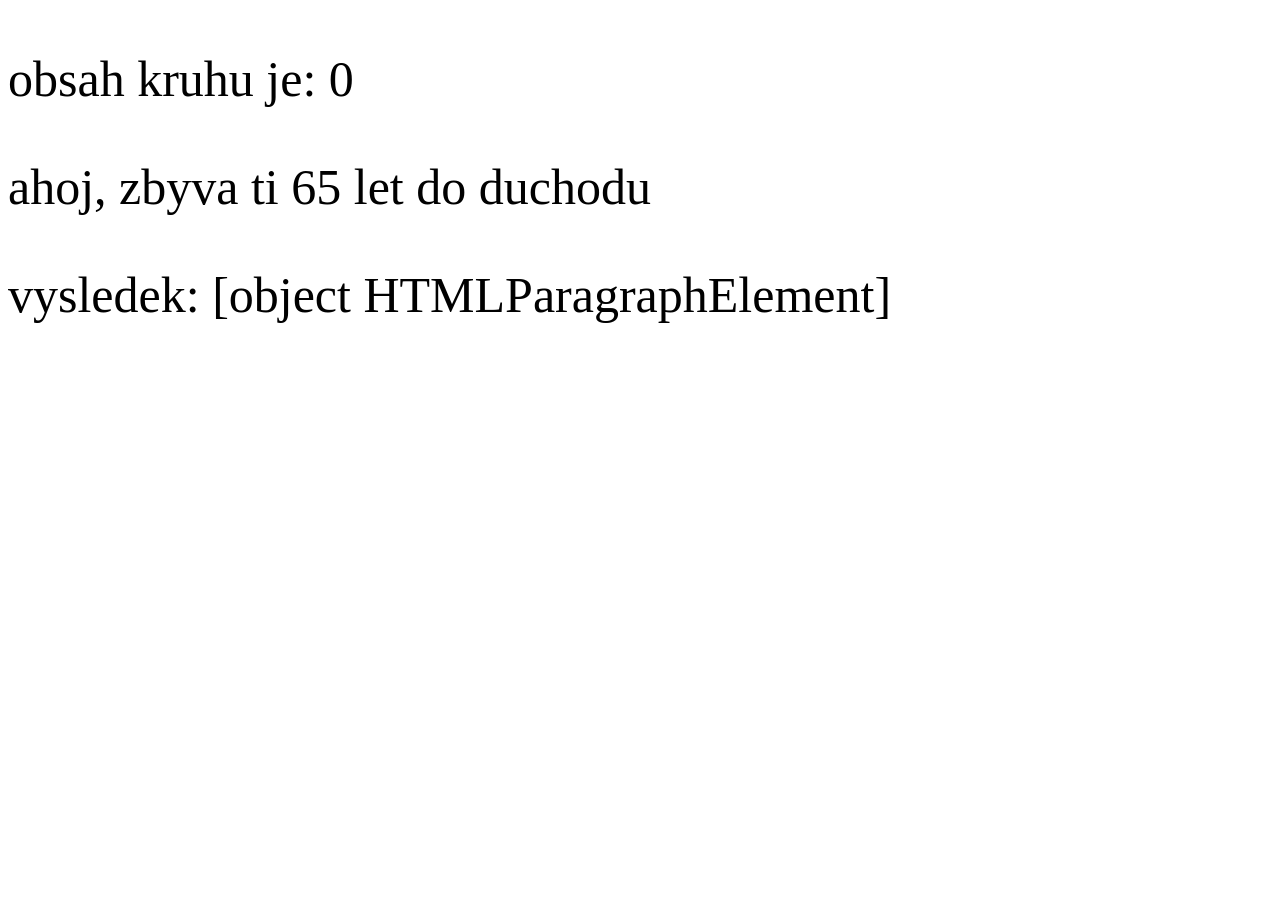
<file: index.html>
<!DOCTYPE html>
<html lang="cs">
<head>
    <meta charset="UTF-8">
    <meta name="viewport" content="width=device-width, initial-scale=1.0">
    <title>Java skript</title>
    <style>
        p {
            font-size: 50px;
        }
    </style>
</head>
<body>
    <p id="vystup"></p>
    <p id = zbyva> </p>
    <p id="vysledek1"></p>
    <script>
        let cislo = Number(prompt("zadej mi polomer: "));
        let pi = 3.14;
        let polomer = cislo * cislo;
        let obsah = pi * polomer;
        document.getElementById("vystup").innerHTML = "obsah kruhu je: " + obsah;
        
        let vek = Number(prompt("zadej mi kolik ti je: "));
        let duchod = 65 - vek;
        document.getElementById("zbyva").innerHTML = "ahoj, zbyva ti " + duchod + " let do duchodu";

        let kalkulacka1 = Number(prompt("zadej 1. cislo: "));
        let znamenko = prompt("zadej znamemko: ");
        let kalkulacka2 = Number(prompt("zadej 2. cislo: "));

        if( znamenko == "+") {
            vysledek = kalkulacka1 + kalkulacka2
        };
        
        if( znamenko == "-") {
            vysledek = kalkulacka1 - kalkulacka2
        };

        if( znamenko == "*") {
            vysledek = kalkulacka1 * kalkulacka2
        };

        if( znamenko == "/") {
            vysledek = kalkulacka1 / kalkulacka2
        };
        document.getElementById("vysledek1").innerHTML = "vysledek: " + vystup;




    </script>


</body>
</html>
</file>
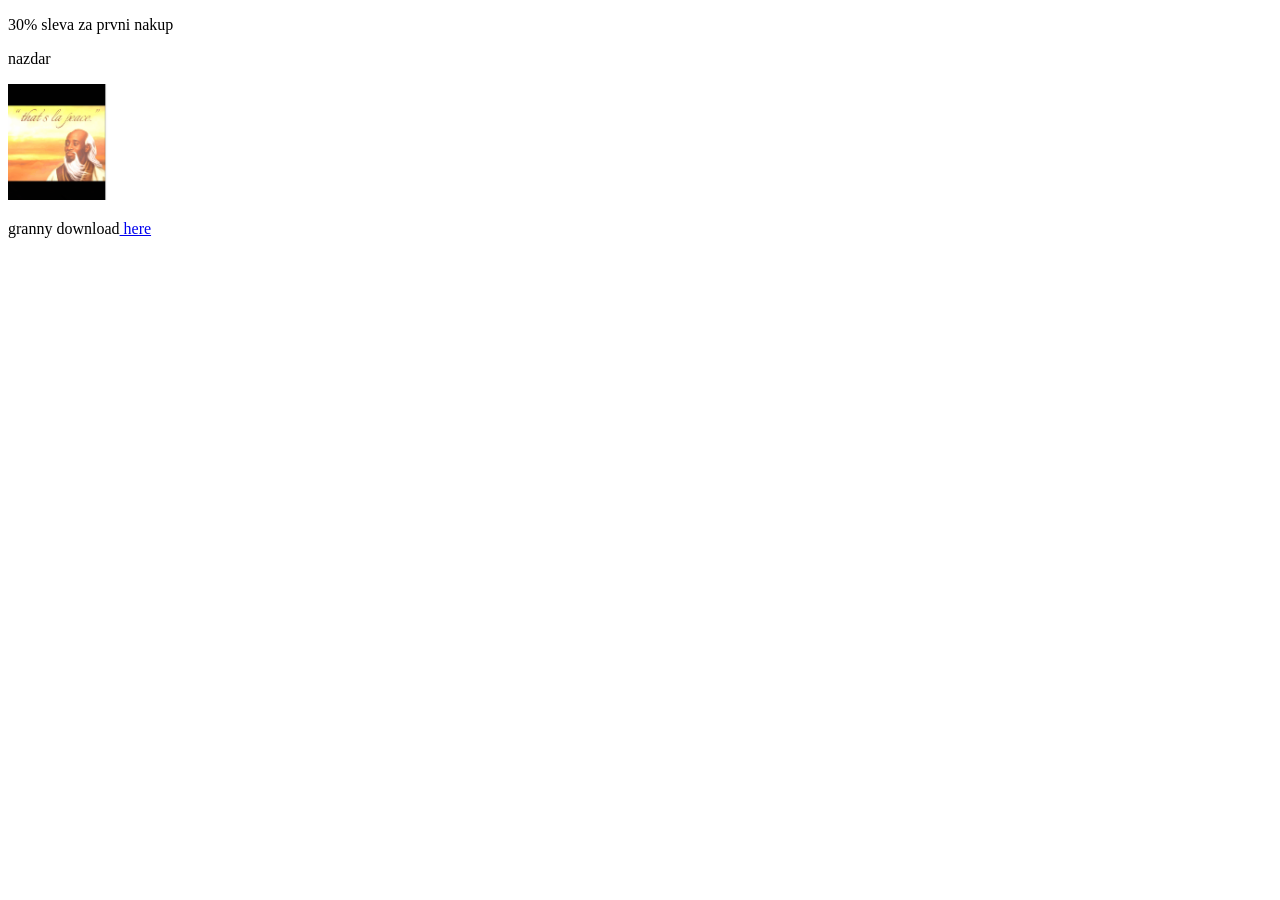
<file: 0. ukazky_kodu_kb1/index.html>
<!DOCTYPE html>
<html lang="cs">
    <head>
        <meta charset="UTf-8">
        <title>bui vecerka</title>
    </head>
    <body>
        <p>30% sleva za prvni nakup</p>
        <p> nazdar</p>
        <img src="img/la-peace.gif"
            width="100px"
            alt="kaicenat la peace">
        <p> granny download<a href="https://github.com/PhongATD/kb3_prog"> here </a></p> 
    </body>
</html>
</file>
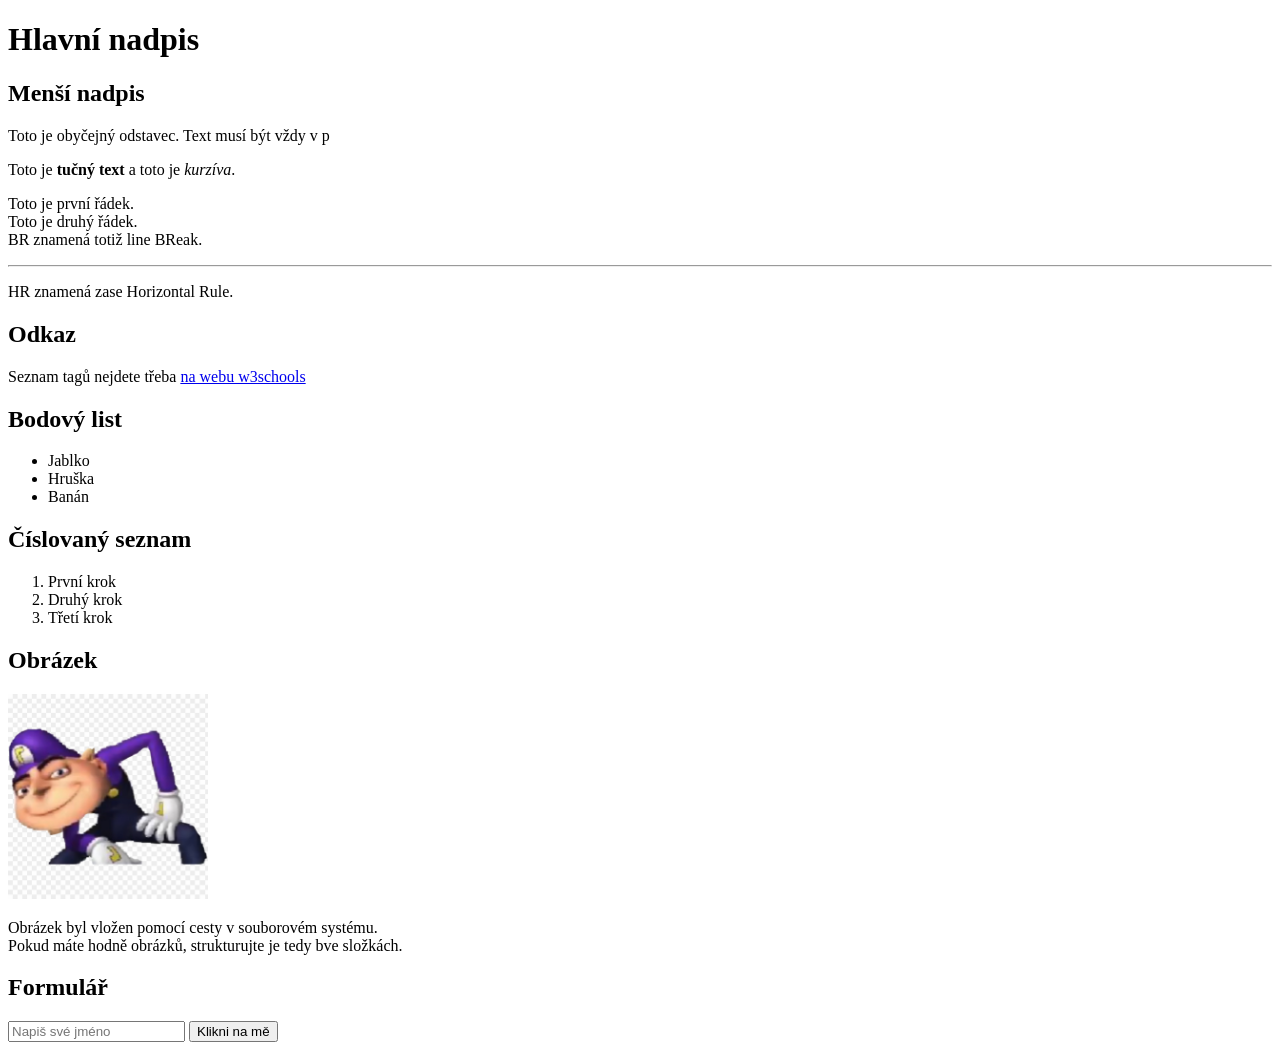
<file: 1. staticky_web/1.1. jednoduche_tagy/index.html>
<!DOCTYPE html>
<html>
<head>
    <title>Moje první stránka</title>
</head>

<body>

    <h1>Hlavní nadpis</h1>
    <h2>Menší nadpis</h2>

    <p>Toto je obyčejný odstavec. Text musí být vždy v p</p>
	
	
	<!-- komentář není na stránce vidět-->
	<!-- smrdíš -->
    <p>
        Toto je <b>tučný text</b>
        a toto je <i>kurzíva</i>.
    </p>

    <p>
        Toto je první řádek.<br>
        Toto je druhý řádek.<br>
		BR znamená totiž line BReak.
    </p>

    <hr>
	
	<p>HR znamená zase Horizontal Rule.</p>

    <h2>Odkaz</h2>

    <p> Seznam tagů nejdete třeba <a href="https://www.w3schools.com/TAGS/default.asp">na webu w3schools</a></p>

    <h2>Bodový list</h2>


    <ul>
        <li>Jablko</li>
        <li>Hruška</li>
        <li>Banán</li>
    </ul>

    <h2>Číslovaný seznam</h2>

    <ol>
        <li>První krok</li>
        <li>Druhý krok</li>
        <li>Třetí krok</li>
    </ol>

    
    <h2>Obrázek</h2>

    <img src="wagruigy.png" width="200px" alt="Ukázkový obrázek">
	<p>Obrázek byl vložen pomocí cesty v souborovém systému. <br> Pokud máte hodně obrázků, strukturujte je tedy bve složkách.</p>


    <h2>Formulář</h2>

    <input type="text" placeholder="Napiš své jméno">

    <button>Klikni na mě</button>

</body>
</html>
</file>
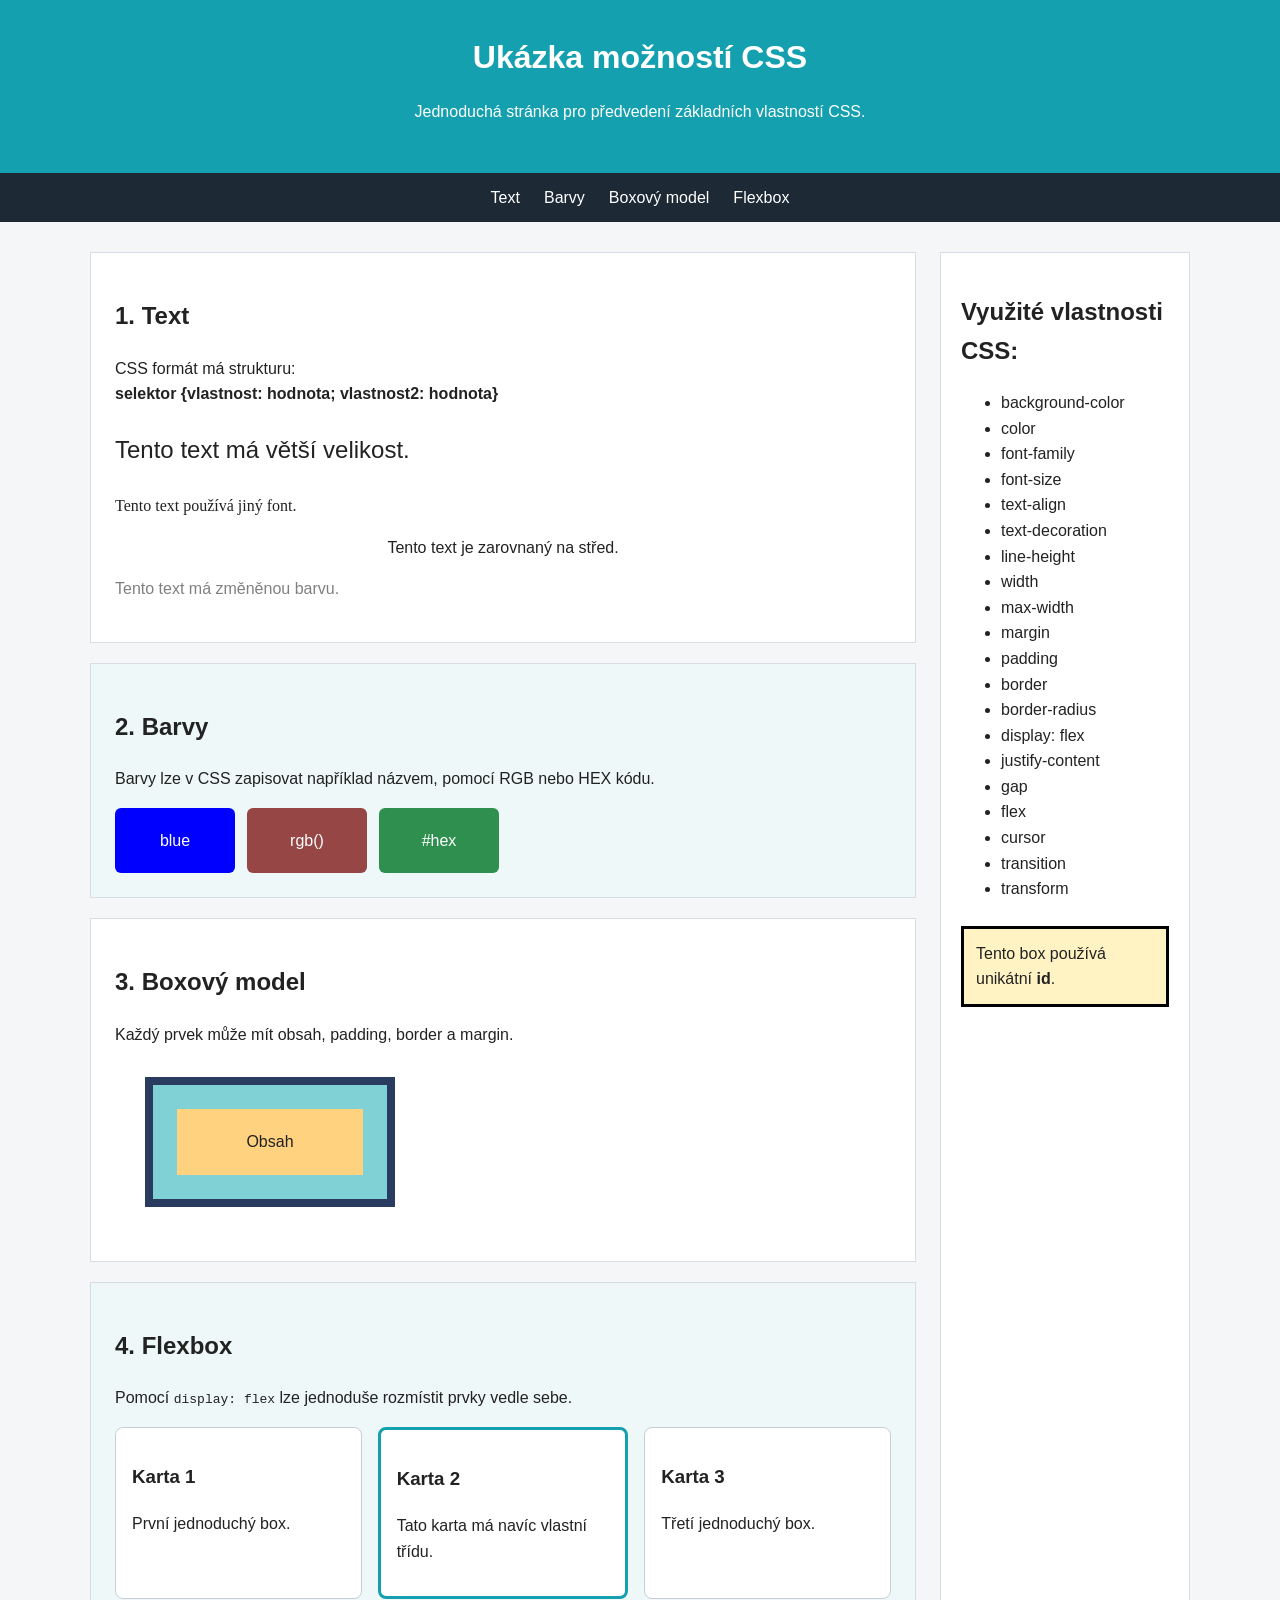
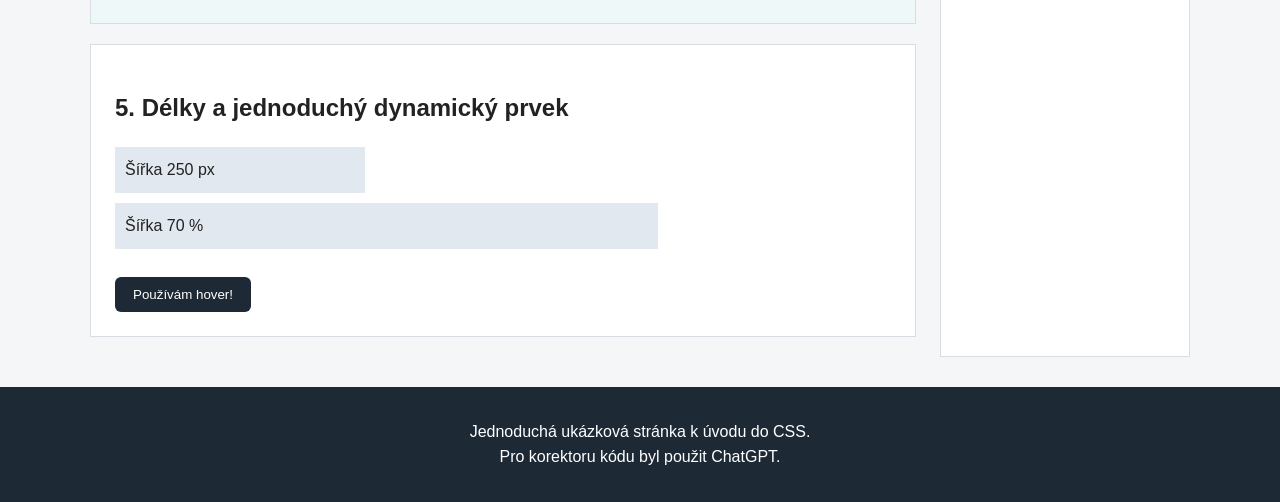
<file: 1. staticky_web/1.2 vyuziti_css/index.html>
<!doctype html>
<html lang="cs">
<head>
    <meta charset="utf-8">
    <meta name="viewport" content="width=device-width, initial-scale=1">
    <title>Ukázka CSS</title>
    <link rel="stylesheet" href="styles.css">
</head>
<body>

    <header class="site-header">
        <h1>Ukázka možností CSS</h1>
        <p>Jednoduchá stránka pro předvedení základních vlastností CSS.</p>
    </header>

    <nav class="navigation">
        <a href="#text">Text</a>
        <a href="#colors">Barvy</a>
        <a href="#box-model">Boxový model</a>
        <a href="#flexbox">Flexbox</a>
    </nav>

    <div class="page-layout">
        <main>
            <section id="text" class="section">
                <h2>1. Text</h2>
                <p>CSS formát má strukturu: <br><b> selektor   {vlastnost: hodnota; vlastnost2: hodnota}</b></p>
                <p class="large-text">Tento text má větší velikost.</p>
                <p class="different-font">Tento text používá jiný font.</p>
                <p class="centered-text">Tento text je zarovnaný na střed.</p>
                <p class="muted-text">Tento text má změněnou barvu.</p>
            </section>

            <section id="colors" class="section alternate">
                <h2>2. Barvy</h2>
                <p>Barvy lze v CSS zapisovat například názvem, pomocí RGB nebo HEX kódu.</p>

                <div class="color-row">
                    <div class="color-box color-name">blue</div>
                    <div class="color-box color-rgb">rgb()</div>
                    <div class="color-box color-hex">#hex</div>
                </div>
            </section>

            <section id="box-model" class="section">
                <h2>3. Boxový model</h2>
                <p>Každý prvek může mít obsah, padding, border a margin.</p>

                <div class="box-example">
                    <div class="box-content">Obsah</div>
                </div>
            </section>

            <section id="flexbox" class="section alternate">
                <h2>4. Flexbox</h2>
                <p>Pomocí <code>display: flex</code> lze jednoduše rozmístit prvky vedle sebe.</p>

                <div class="cards">
                    <article class="card">
                        <h3>Karta 1</h3>
                        <p>První jednoduchý box.</p>
                    </article>

                    <article class="card featured-card">
                        <h3>Karta 2</h3>
                        <p>Tato karta má navíc vlastní třídu.</p>
                    </article>

                    <article class="card">
                        <h3>Karta 3</h3>
                        <p>Třetí jednoduchý box.</p>
                    </article>
                </div>
            </section>

            <section class="section">
                <h2>5. Délky a jednoduchý dynamický prvek</h2>

                <div class="fixed-width">Šířka 250 px</div>
                <div class="relative-width">Šířka 70 %</div>

                <button class="demo-button">Používám hover!</button>
            </section>
        </main>

        <aside class="sidebar">
            <h2>Využité vlastnosti CSS:</h2>

            <ul>
                <li>background-color</li>
                <li>color</li>
                <li>font-family</li>
                <li>font-size</li>
                <li>text-align</li>
                <li>text-decoration</li>
                <li>line-height</li>
                <li>width</li>
                <li>max-width</li>
                <li>margin</li>
                <li>padding</li>
                <li>border</li>
                <li>border-radius</li>
                <li>display: flex</li>
                <li>justify-content</li>
                <li>gap</li>
                <li>flex</li>
                <li>cursor</li>
                <li>transition</li>
                <li>transform</li>
            </ul>

            <p id="unique-note">
                Tento box používá unikátní <strong>id</strong>.
            </p>
        </aside>
    </div>

    <footer class="site-footer">
        <p>Jednoduchá ukázková stránka k úvodu do CSS.<br> Pro korektoru kódu byl použit ChatGPT.</p>
    </footer>

</body>
</html>
</file>
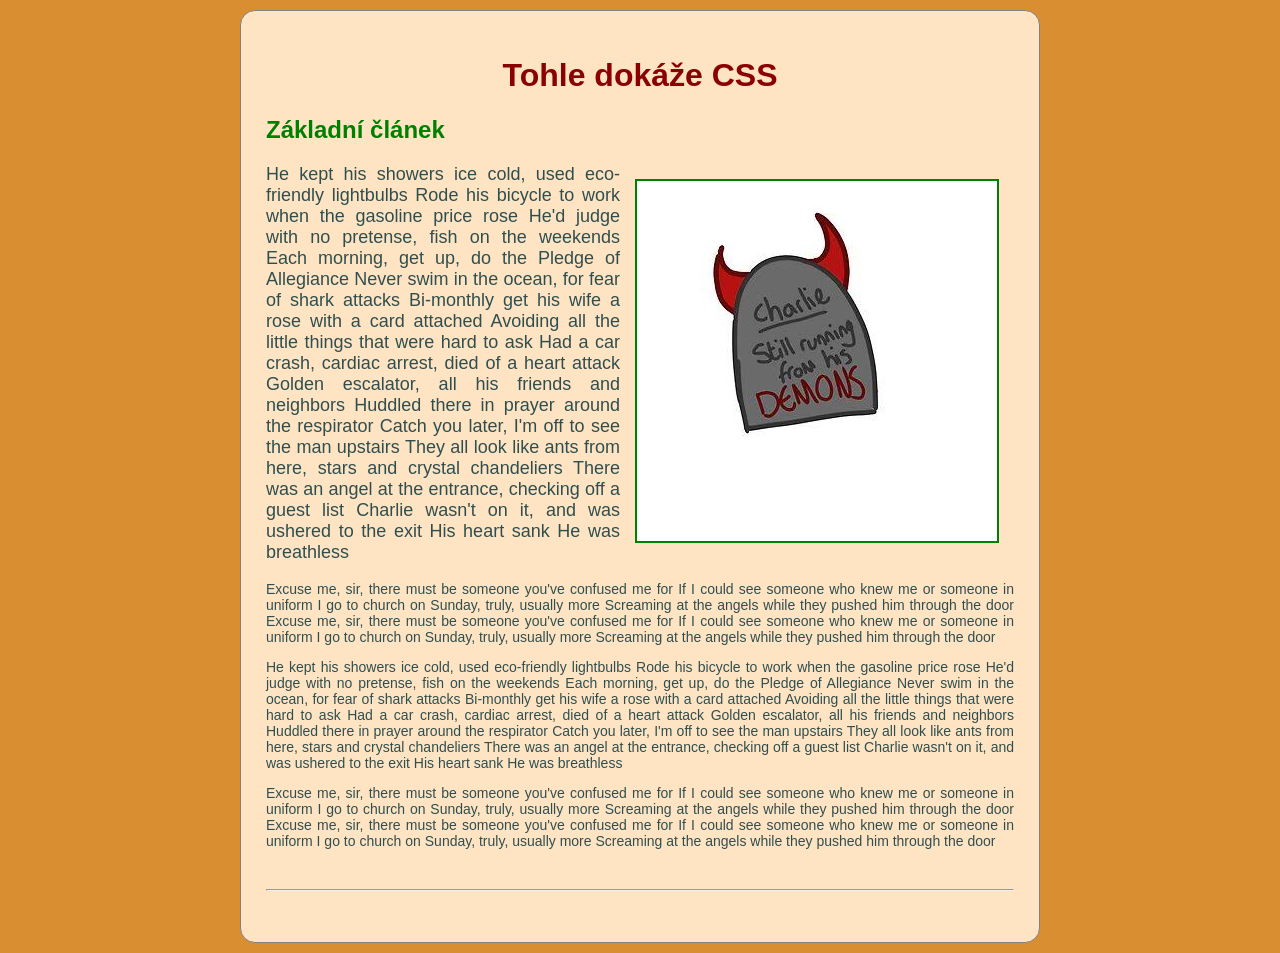
<file: 1. staticky_web/1.3 css_z_hodin/index.html>
<!DOCTYPE html>
<html lang="cs">
<head>
    <meta charset="UTF-8">
    <meta name="viewport" content="width=device-width, initial-scale=1.0">
    <title>Moje první CSS!</title>
    <link rel="stylesheet" href="styles.css">
</head>
<body>
    <div>
    <h1>Tohle dokáže CSS</h1>
    <h2>Základní článek</h2>
    <img src="charlie.jpg" alt="Charlie´s inferno">

    <p style="font-size:18px">He kept his showers ice cold, used eco-friendly lightbulbs
Rode his bicycle to work when the gasoline price rose
He'd judge with no pretense, fish on the weekends
Each morning, get up, do the Pledge of Allegiance
Never swim in the ocean, for fear of shark attacks
Bi-monthly get his wife a rose with a card attached
Avoiding all the little things that were hard to ask
Had a car crash, cardiac arrest, died of a heart attack
Golden escalator, all his friends and neighbors
Huddled there in prayer around the respirator
Catch you later, I'm off to see the man upstairs
They all look like ants from here, stars and crystal chandeliers
There was an angel at the entrance, checking off a guest list
Charlie wasn't on it, and was ushered to the exit
His heart sank
He was breathless</p>

    <p>Excuse me, sir, there must be someone you've confused me for
If I could see someone who knew me or someone in uniform
I go to church on Sunday, truly, usually more
Screaming at the angels while they pushed him through the door
Excuse me, sir, there must be someone you've confused me for
If I could see someone who knew me or someone in uniform
I go to church on Sunday, truly, usually more
Screaming at the angels while they pushed him through the door</p>


    <p>He kept his showers ice cold, used eco-friendly lightbulbs
Rode his bicycle to work when the gasoline price rose
He'd judge with no pretense, fish on the weekends
Each morning, get up, do the Pledge of Allegiance
Never swim in the ocean, for fear of shark attacks
Bi-monthly get his wife a rose with a card attached
Avoiding all the little things that were hard to ask
Had a car crash, cardiac arrest, died of a heart attack
Golden escalator, all his friends and neighbors
Huddled there in prayer around the respirator
Catch you later, I'm off to see the man upstairs
They all look like ants from here, stars and crystal chandeliers
There was an angel at the entrance, checking off a guest list
Charlie wasn't on it, and was ushered to the exit
His heart sank
He was breathless</p>

    <p>Excuse me, sir, there must be someone you've confused me for
If I could see someone who knew me or someone in uniform
I go to church on Sunday, truly, usually more
Screaming at the angels while they pushed him through the door
Excuse me, sir, there must be someone you've confused me for
If I could see someone who knew me or someone in uniform
I go to church on Sunday, truly, usually more
Screaming at the angels while they pushed him through the door</p>
<br>
<hr>
<br>
</div>
</body>
</html>
</file>
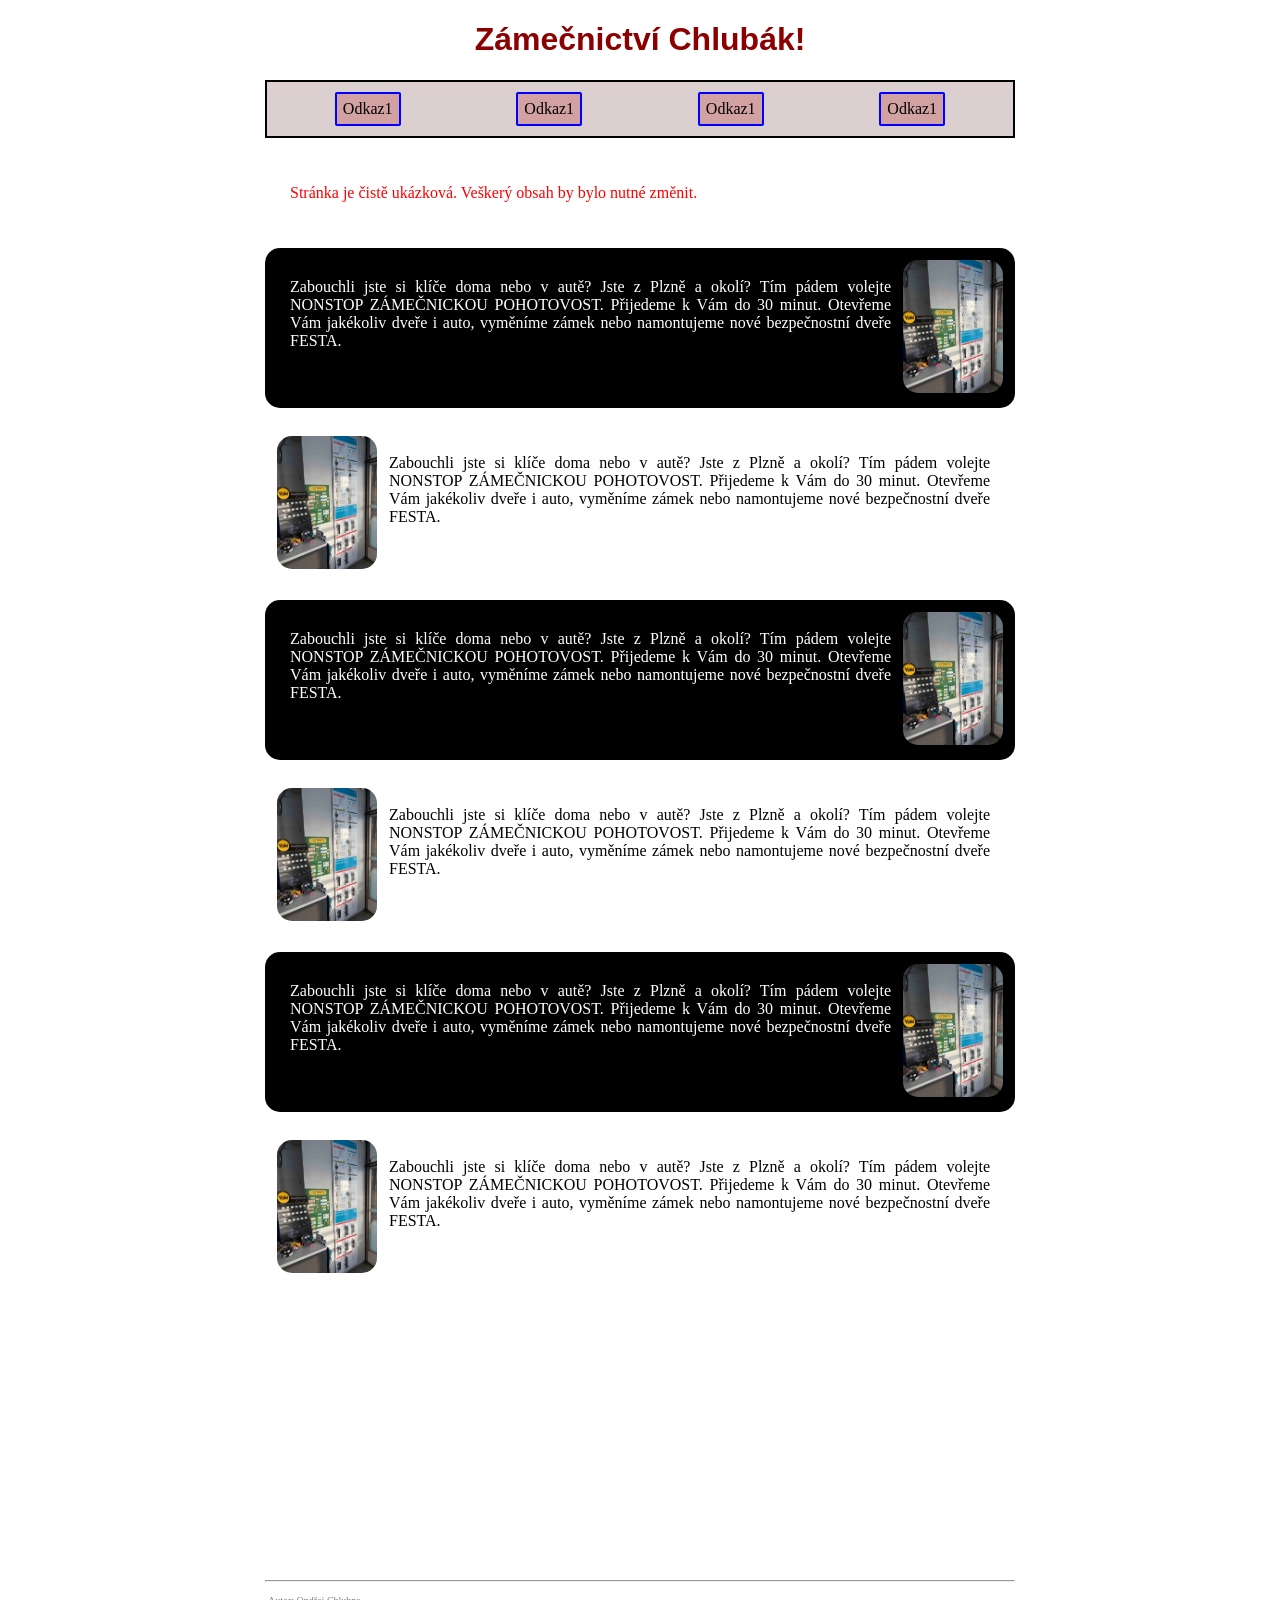
<file: 1. staticky_web/1.4 zamecnictvi_z_hodin/index.html>
<!DOCTYPE html>
<html lang="cs">
<head>
    <meta charset="UTF-8">
    <meta name="viewport" content="width=device-width, initial-scale=1.0">
    <title>Zámečnictví Chlubák!</title>
    <link rel="stylesheet" href="styles.css">
    <link rel="icon" href="favicon.png">
    <meta name="referrer" content="strict-origin-when-cross-origin">
</head>
<body>
    <h1 id="nazev">Zámečnictví Chlubák!</h1>
    <div id="nav">
        <a  href="index.html">Odkaz1</a>
        <a  href="index.html">Odkaz1</a>
        <a  href="index.html">Odkaz1</a>
        <a  href="index.html">Odkaz1</a>
    </div>
    <!-- Stránka je čistě ukázková. Veškerý obsah by bylo nutné změnit. --> 
    <p style="color:red;">Stránka je čistě ukázková. Veškerý obsah by bylo nutné změnit.</p>

    <div class="cerny">
        <img class="vpravo" src="zamek.webp" alt="fotka zamecnictvi">
        <p>Zabouchli jste si klíče doma nebo v autě? Jste z Plzně a okolí? Tím pádem volejte NONSTOP ZÁMEČNICKOU POHOTOVOST. Přijedeme k Vám do 30 minut. Otevřeme Vám jakékoliv dveře i auto, vyměníme zámek nebo namontujeme nové bezpečnostní dveře FESTA.</p>
    </div>

    <div class="bily">
        <img class="vlevo" src="zamek.webp" alt="fotka zamecnictvi">
        <p>Zabouchli jste si klíče doma nebo v autě? Jste z Plzně a okolí? Tím pádem volejte NONSTOP ZÁMEČNICKOU POHOTOVOST. Přijedeme k Vám do 30 minut. Otevřeme Vám jakékoliv dveře i auto, vyměníme zámek nebo namontujeme nové bezpečnostní dveře FESTA.</p>
    </div>  

    <div class="cerny">
        <img class="vpravo" src="zamek.webp" alt="fotka zamecnictvi">
        <p>Zabouchli jste si klíče doma nebo v autě? Jste z Plzně a okolí? Tím pádem volejte NONSTOP ZÁMEČNICKOU POHOTOVOST. Přijedeme k Vám do 30 minut. Otevřeme Vám jakékoliv dveře i auto, vyměníme zámek nebo namontujeme nové bezpečnostní dveře FESTA.</p>
    </div>

    <div class="bily">
        <img class="vlevo" src="zamek.webp" alt="fotka zamecnictvi">
        <p>Zabouchli jste si klíče doma nebo v autě? Jste z Plzně a okolí? Tím pádem volejte NONSTOP ZÁMEČNICKOU POHOTOVOST. Přijedeme k Vám do 30 minut. Otevřeme Vám jakékoliv dveře i auto, vyměníme zámek nebo namontujeme nové bezpečnostní dveře FESTA.</p>
    </div>  

    <div class="cerny">
        <img class="vpravo" src="zamek.webp" alt="fotka zamecnictvi">
        <p>Zabouchli jste si klíče doma nebo v autě? Jste z Plzně a okolí? Tím pádem volejte NONSTOP ZÁMEČNICKOU POHOTOVOST. Přijedeme k Vám do 30 minut. Otevřeme Vám jakékoliv dveře i auto, vyměníme zámek nebo namontujeme nové bezpečnostní dveře FESTA.</p>
    </div>

    <div class="bily">
        <img class="vlevo" src="zamek.webp" alt="fotka zamecnictvi">
        <p>Zabouchli jste si klíče doma nebo v autě? Jste z Plzně a okolí? Tím pádem volejte NONSTOP ZÁMEČNICKOU POHOTOVOST. Přijedeme k Vám do 30 minut. Otevřeme Vám jakékoliv dveře i auto, vyměníme zámek nebo namontujeme nové bezpečnostní dveře FESTA.</p>
    </div>  

    <div style="text-align: center;">
        <iframe style="border:none" src="https://mapy.com/s/pefanujota" width="400" height="280" frameborder="0"></iframe>
    </div>

    <hr>
    <p id="footer-text">Autor: Ondřej Chlubna</p>
</body>
</html>
</file>
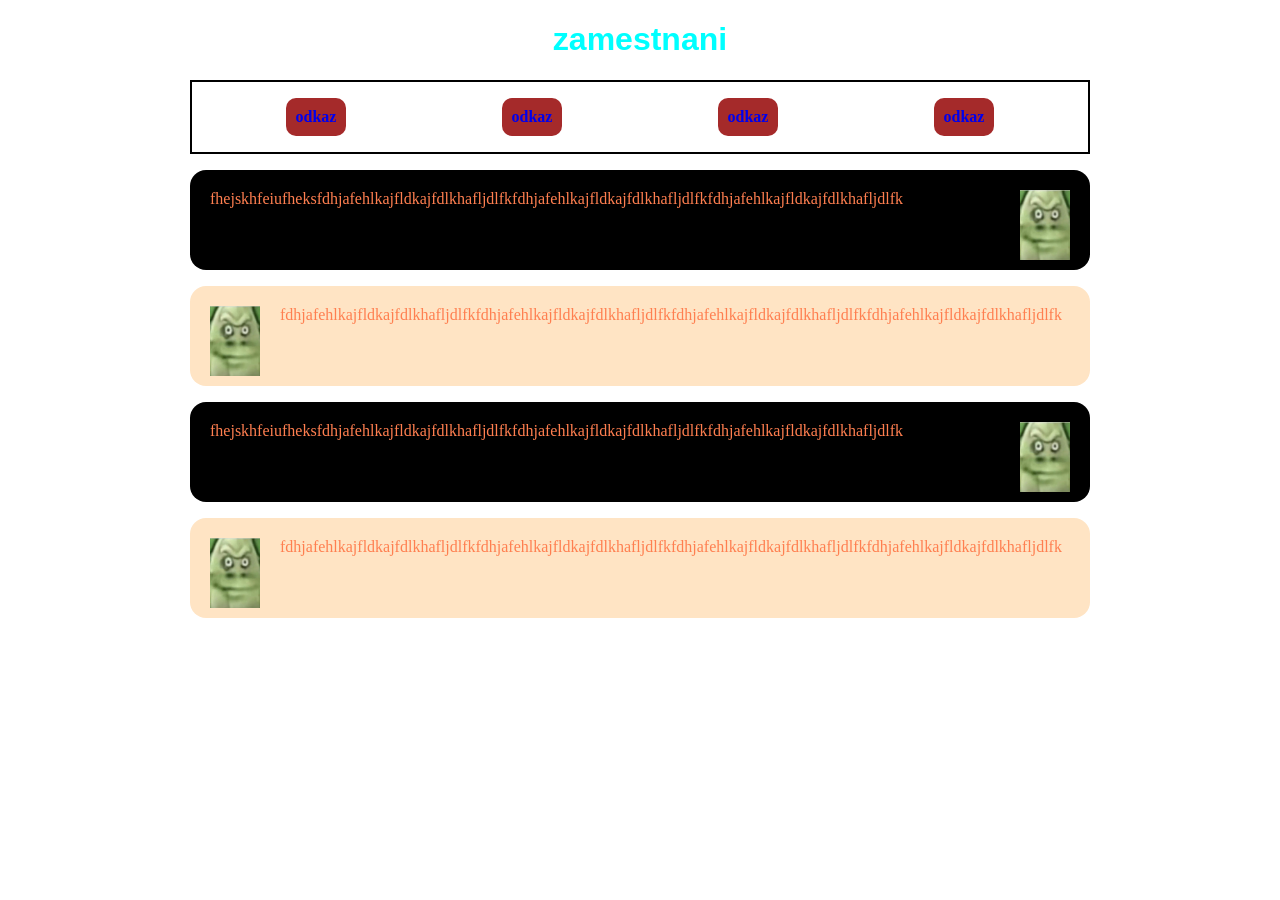
<file: index1.html>
<!DOCTYPE html>
<html lang="cs">
<head>
    <meta charset="UTF-8">
    <meta name="viewport" content="width=device-width, initial-scale=1.0">
    <title>muj web</title>
    <link rel="stylesheet" href="styles.css">

</head>
<body>
    <h1 id="nazev">  zamestnani </h1>
    <div id="nav">
        <a href="index.html"> odkaz</a>
        <a href="index.html"> odkaz</a>
        <a href="index.html"> odkaz</a>
        <a href="index.html"> odkaz</a>
    </div>

    <div class="cerny">
        <img class="vpravo" src="123.webp" alt="pvz" width=100px >
        <p> 
            fhejskhfeiufheksfdhjafehlkajfldkajfdlkhafljdlfkfdhjafehlkajfldkajfdlkhafljdlfkfdhjafehlkajfldkajfdlkhafljdlfk
        </p>
    </div>

    <div class="bily">
        <img class="vlevo" src="123.webp" alt="pvz" width=100px>
        <p> fdhjafehlkajfldkajfdlkhafljdlfkfdhjafehlkajfldkajfdlkhafljdlfkfdhjafehlkajfldkajfdlkhafljdlfkfdhjafehlkajfldkajfdlkhafljdlfk</p>
    </div>

        <div class="cerny">
        <img class="vpravo" src="123.webp" alt="pvz" width=100px >
        <p> 
            fhejskhfeiufheksfdhjafehlkajfldkajfdlkhafljdlfkfdhjafehlkajfldkajfdlkhafljdlfkfdhjafehlkajfldkajfdlkhafljdlfk
        </p>
    </div>
    
    <div class="bily">
        <img class="vlevo" src="123.webp" alt="pvz" width=100px>
        <p> fdhjafehlkajfldkajfdlkhafljdlfkfdhjafehlkajfldkajfdlkhafljdlfkfdhjafehlkajfldkajfdlkhafljdlfkfdhjafehlkajfldkajfdlkhafljdlfk</p>
    </div>
    
</body>
</html>
</file>
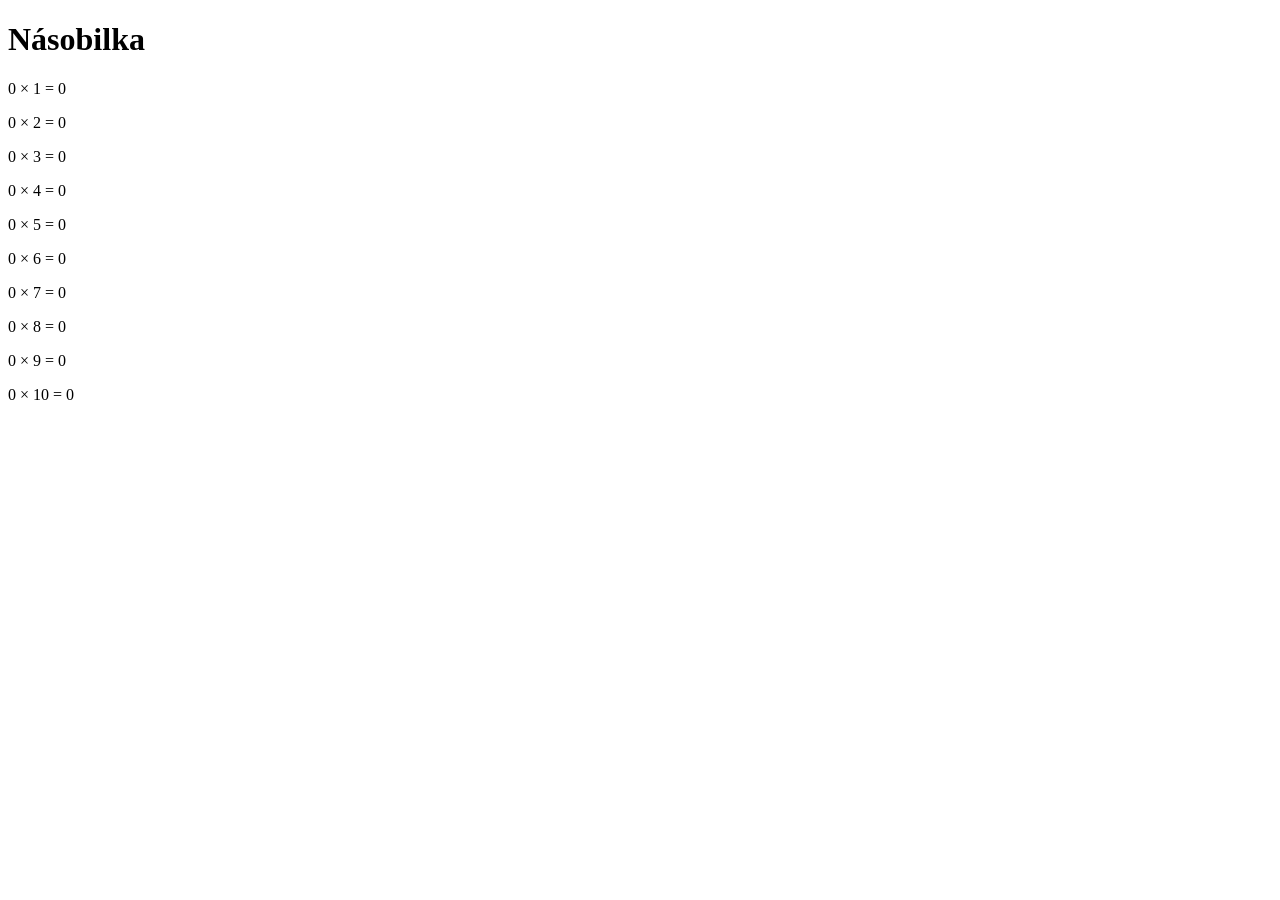
<file: 2. javascript/ukazka_cykly.html>
<!DOCTYPE html>
<html lang="cs">
<head>
    <meta charset="UTF-8">
    <meta name="viewport" content="width=device-width, initial-scale=1.0">
    <title>Ukázka: Cykly</title>
</head>
<body>
    <h1>Násobilka</h1>
    <div id="vysledek"></div>

    <script>
        let cislo = Number(prompt("Zadej číslo pro násobilku:"));
        let vystup = "";

        // Cyklus postupně vytváří 10 řádků násobilky.
        for (let i = 1; i <= 10; i++) {
            vystup = cislo + " × " + i + " = " + (cislo * i) + "\n";
            document.getElementById("vysledek").innerHTML += "<p>" + vystup + "</p>";
        }
    </script>
</body>
</html>
</file>
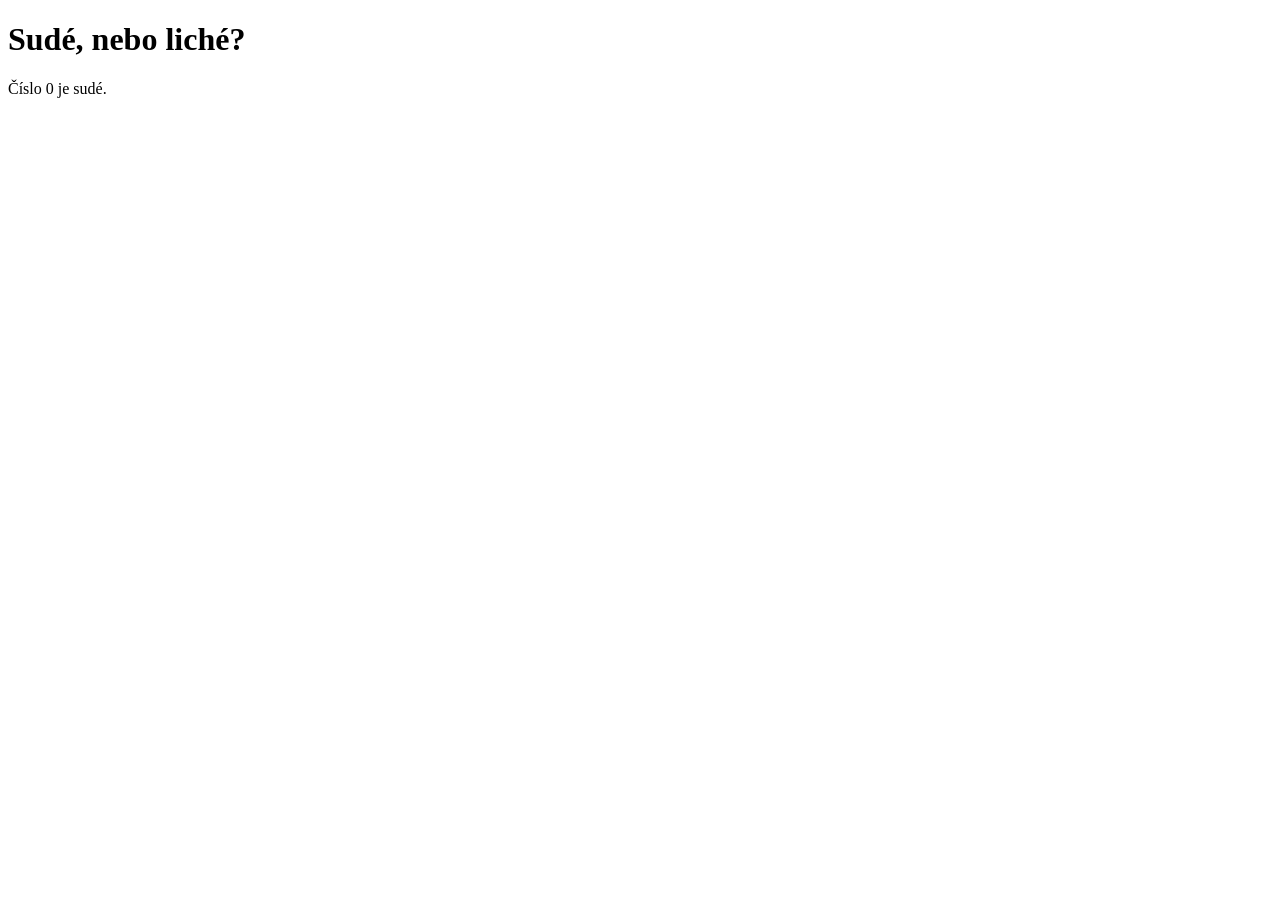
<file: 2. javascript/ukazka_podminky.html>
<!DOCTYPE html>
<html lang="cs">
<head>
    <meta charset="UTF-8">
    <meta name="viewport" content="width=device-width, initial-scale=1.0">
    <title>Ukázka: Podmínky</title>
</head>
<body>
    <h1>Sudé, nebo liché?</h1>
    <p id="vysledek"></p>

    <script>
        let cislo = Number(prompt("Zadej celé číslo:"));
        let zprava;

        // Operátor % vrací zbytek po dělení.
        if (cislo % 2 === 0) {
            zprava = "Číslo " + cislo + " je sudé.";
        } else {
            zprava = "Číslo " + cislo + " je liché.";
        }

        document.getElementById("vysledek").innerHTML = zprava;
    </script>
</body>
</html>
</file>
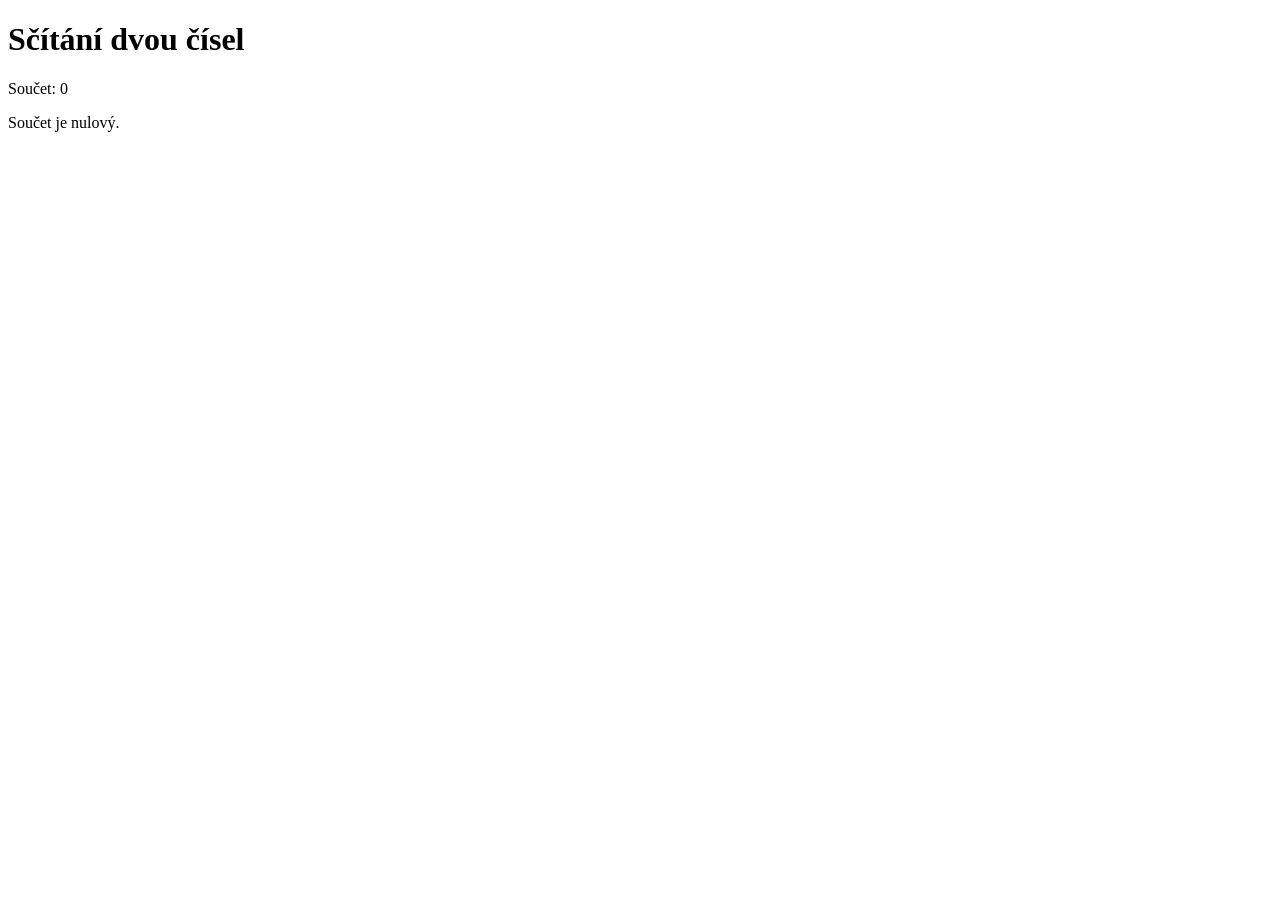
<file: 2. javascript/ukazka_vstup_vystup.html>
<!DOCTYPE html>
<html lang="cs">
<head>
    <meta charset="UTF-8">
    <meta name="viewport" content="width=device-width, initial-scale=1.0">
    <title> Ukázka: Vstup a výstup</title>
</head>
<body>
    <h1>Sčítání dvou čísel</h1>
    <p id="vysledek"></p>
    <p id="znamenko"></p>

    <script>
        // <script> se nejčastěji dává na konec <body>
        // prompt() vrací text, proto ho převedeme na číslo.
        let a = Number(prompt("Zadej první číslo:"));
        let b = Number(prompt("Zadej druhé číslo:"));

        let soucet = a + b;

        // textContent vypíše text do existujícího HTML prvku.
        document.getElementById("vysledek").innerHTML =
            "Součet: " + soucet;

        if (soucet > 0) {
            document.getElementById("znamenko").innerHTML =
            "Součet je kladný.";
        } else if (soucet == 0) {
            document.getElementById("znamenko").innerHTML =
            "Součet je nulový.";
        } else {
            document.getElementById("znamenko").innerHTML =
            "Součet je záporný.";
        }
    </script>
</body>
</html>
</file>
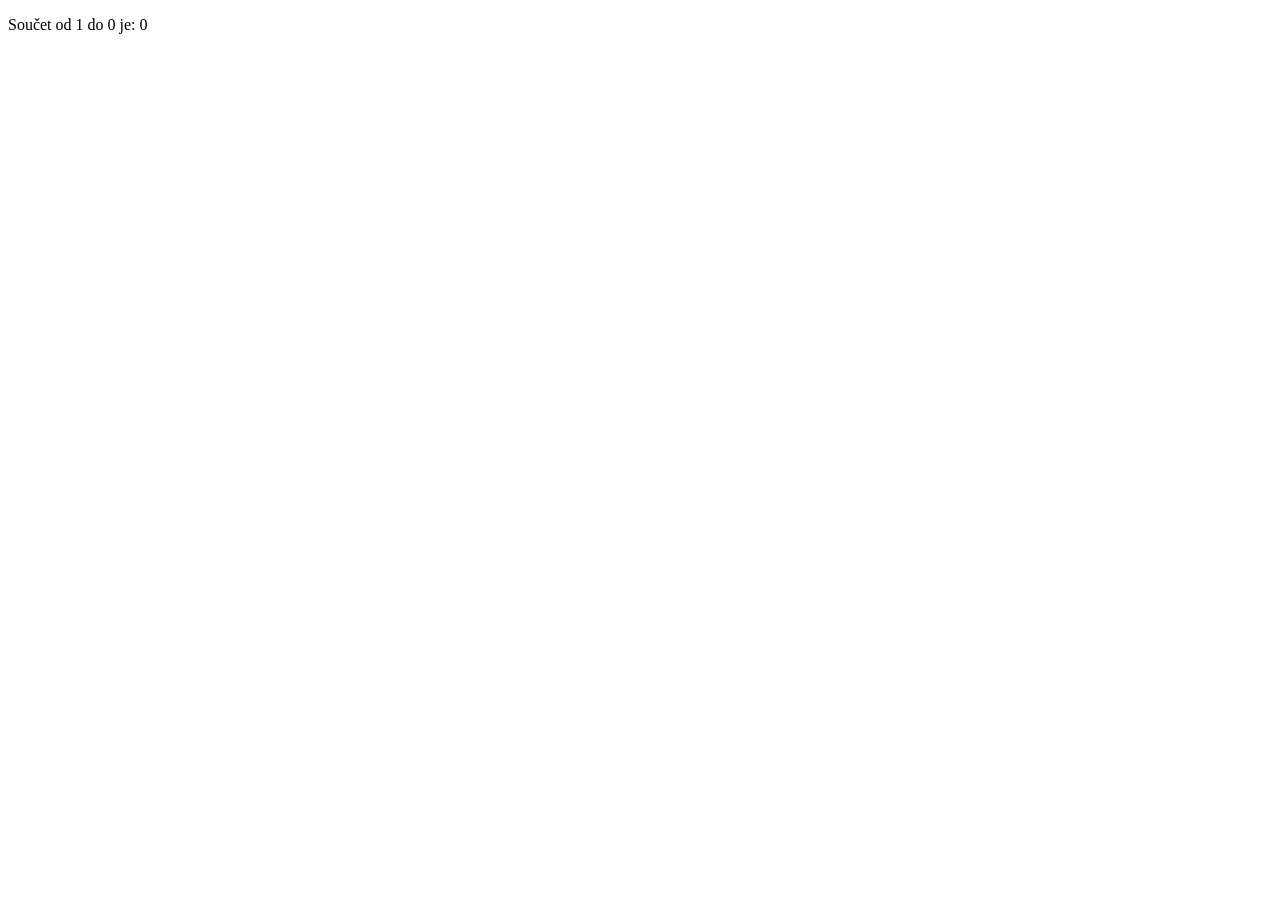
<file: 2. javascript/reseni_z_hodin/suma.html>
<!DOCTYPE html>
<html lang="cs">
<head>
    <meta charset="UTF-8">
    <meta name="viewport" content="width=device-width, initial-scale=1.0">
    <title>Suma</title>
</head>
<body>
    <p id="vysledek"></p>

    <script>
        let n = Number(prompt("Zadej číslo:"));
        let soucet = 0;
        for (let i = 1; i <= n; i++) {
            soucet += i;    // zkrácení soucet = soucet + i;
        }
        
        document.getElementById("vysledek").innerHTML =
            "Součet od 1 do " + n + " je: " + soucet;
    </script>
</body>
</html>
</file>
<file: 1. staticky_web/1.2 vyuziti_css/styles.css>
/* -------------------------------------------------
   ZÁKLAD STRÁNKY
   ------------------------------------------------- */

* {
    box-sizing: border-box;
}

body {
    margin: 0;
    font-family: Arial, sans-serif;
    color: #222;
    background-color: #f4f6f8;
    line-height: 1.6;
}

.site-header {
    background-color: rgb(20, 160, 175);
    color: white;
    text-align: center;
    padding: 32px 20px;
}

.site-header h1 {
    margin: 0;
}

.navigation {
    display: flex;
    justify-content: center;
    gap: 24px;

    background-color: #1d2935;
    padding: 12px;
}

.navigation a {
    color: white;
    text-decoration: none;
}

.navigation a:hover {
    text-decoration: underline;
}


/* -------------------------------------------------
   ROZLOŽENÍ
   ------------------------------------------------- */

.page-layout {
    display: flex;
    gap: 24px;

    width: 90%;
    max-width: 1100px;
    margin: 30px auto;
}

main {
    flex: 1;
}

.sidebar {
    width: 250px;
    background-color: white;
    border: 1px solid #d7dde3;
    padding: 20px;
}


/* -------------------------------------------------
   SEKCE
   ------------------------------------------------- */

.section {
    background-color: white;
    padding: 24px;
    margin-bottom: 20px;
    border: 1px solid #d7dde3;
}

.alternate {
    background-color: #eef8f8;
}


/* -------------------------------------------------
   TEXT
   ------------------------------------------------- */

.large-text {
    font-size: 24px;
}

.different-font {
    font-family: Georgia, serif;
}

.centered-text {
    text-align: center;
}

.muted-text {
    color: gray;
}


/* -------------------------------------------------
   BARVY
   ------------------------------------------------- */

.color-row {
    display: flex;
    gap: 12px;
    flex-wrap: wrap;
}

.color-box {
    width: 120px;
    padding: 20px 10px;
    color: white;
    text-align: center;
    border-radius: 6px;
}

.color-name {
    background-color: blue;
}

.color-rgb {
    background-color: rgb(151, 70, 70);
}

.color-hex {
    background-color: #2f8f4e;
}


/* -------------------------------------------------
   BOXOVÝ MODEL
   ------------------------------------------------- */

.box-example {
    width: 250px;

    margin: 30px;
    border: 8px solid #293b5f;
    padding: 24px;

    background-color: #7fd1d6;
}

.box-content {
    background-color: #ffd27f;
    padding: 20px;
    text-align: center;
}


/* -------------------------------------------------
   FLEXBOX A TŘÍDY
   ------------------------------------------------- */

.cards {
    display: flex;
    justify-content: space-between;
    gap: 16px;
}

.card {
    flex: 1;
    min-width: 150px;

    background-color: white;
    border: 1px solid #c7ced6;
    padding: 16px;
    border-radius: 8px;
}

.featured-card {
    border: 3px solid #14a0af;
}


/* -------------------------------------------------
   DÉLKY A HOVER
   ------------------------------------------------- */

.fixed-width,
.relative-width {
    background-color: #e2e8ef;
    margin: 10px 0;
    padding: 10px;
}

.fixed-width {
    width: 250px;
}

.relative-width {
    width: 70%;
}

.demo-button {
    margin-top: 18px;
    padding: 10px 18px;
    border: 0;
    border-radius: 6px;

    background-color: #1d2935;
    color: white;
    cursor: pointer;

    transition: transform 0.2s;
}

.demo-button:hover {
    transform: scale(1.08);
}


/* -------------------------------------------------
   ID – UNIKÁTNÍ PRVEK
   ------------------------------------------------- */

#unique-note {
    margin-top: 24px;
    padding: 12px;
    border: 3px solid black;
    background-color: #fff3c4;
}


/* -------------------------------------------------
   FOOTER
   ------------------------------------------------- */

.site-footer {
    background-color: #1d2935;
    color: white;
    text-align: center;
    padding: 16px;
}


/* -------------------------------------------------
   JEDNODUCHÁ RESPONSIVITA
   ------------------------------------------------- */

@media (max-width: 750px) {
    .page-layout {
        flex-direction: column;
    }

    .sidebar {
        width: auto;
    }

    .cards {
        flex-direction: column;
    }

    .navigation {
        flex-wrap: wrap;
    }
}
</file>
<file: 1. staticky_web/1.3 css_z_hodin/styles.css>
body {
    font-family: fantasy, 'Arial', 'Courier New', Courier, monospace;
    background-color: rgb(217, 142, 49);
    max-width: 800px;
    color: green;
    margin: 10px auto;
}

div {
    padding: 25px;
    background-color: bisque;
    border: 1px gray solid;
    border-radius: 15px;
}

p {
    text-align: justify;
    color: darkslategray;
    font-size: 14px;
}

h1 {
    color: darkred;
    text-align: center;
}

img {
    float: right;
    margin: 15px;
    border: green 2px solid;
}
</file>
<file: 1. staticky_web/1.4 zamecnictvi_z_hodin/styles.css>
body {
    max-width: 750px;
    margin: auto;
}

p {
    padding: 30px 25px;
    text-align: justify;
}

img {
    border-radius: 15px;
    width: 100px;
    transition: 1s;
}

.cerny {
    background-color: black;
    color:white;
    border-radius: 15px;
    min-height: 160px;
}

.vpravo {
    float: right;
    margin: 12px;
}

.bily {
    background-color: white;
    color:black;
    border-radius: 15px;
    min-height: 160px;
}

.vlevo {
    float: left;
    margin: 12px;
}

#nazev {
    text-align: center;
    color: darkred;
    font-family: 'Franklin Gothic Medium', 'Arial Narrow', Arial, sans-serif;
}

#footer-text {
    font-size: 10px;
    color: grey;
    padding: 3px;
}

#nav a {
    background-color: rgb(210, 161, 161);
    padding: 6px;
    border-radius: 2px;
    text-decoration: none;
    border: 2px blue solid;
    transition: 0.5s;
    color:black;
}

#nav a:hover {
    background-color: rgb(161, 210, 204);
}

img:hover {
    width: 105px;
    transition: 1s;
}

#nav {
    border: 2px solid black;
    padding: 10px;
    justify-content: space-around;
    display: flex;
    background-color: rgb(220, 207, 207);
    position: sticky;
    top: 0;
}
</file>
<file: styles.css>
body{
    max-width: 900px;
    color:coral;
    margin:auto;
    text-align: justify;
}
.bily{
    background-color: bisque;
    border-radius: 16px;
    height: 100px;
    

}
.cerny{
    background-color: black;
    border-radius: 16px;
    height: 100px;

}
p{
    padding: 20px;
}
.vpravo{
    width: 50px;
    float: right;
    padding: 20px;
}
#nazev{
    text-align: center;
    color:aqua;
    font-family: 'Franklin Gothic Medium', 'Arial Narrow', Arial, sans-serif;
}
img{
    border-radius: 15px;
}
#nav{
    border: 2px solid black;
    padding: 16px;
    display: flex;
    justify-content: space-around;
}
.vlevo{
    width: 50px;
    float: left;
    padding: 20px;
}

#nav a{
    background-color:  brown;
    padding: 10px;
    border-radius: 10px;
    text-decoration: none;
    font-weight: bolder;
}
#nav a:hover {
    color:red;
    
}
img:hover{
    width: 55px;
    transition: 1s;
}
</file>
